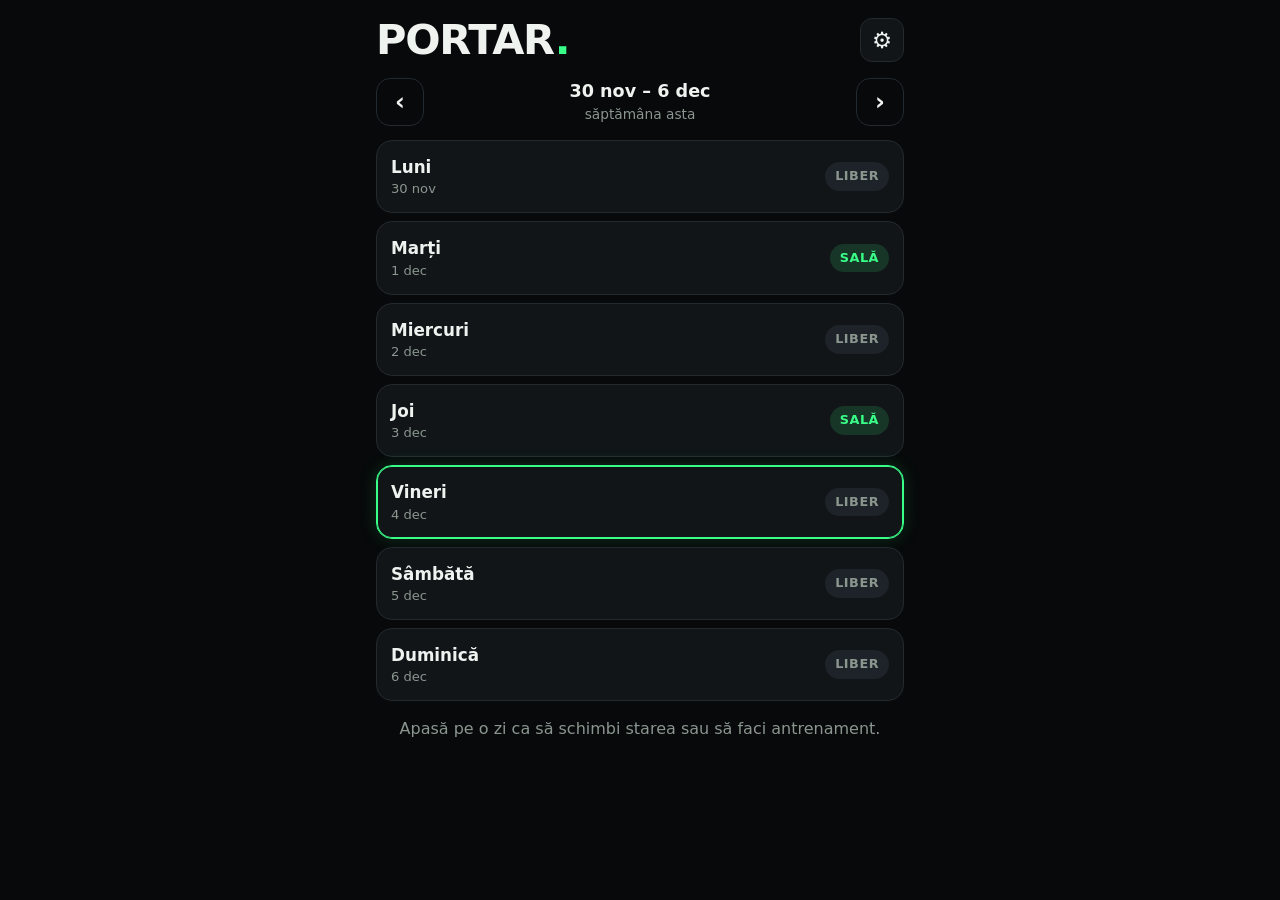
<file: app/index.html>
<!doctype html>
<html lang="ro">
<head>
  <meta charset="utf-8">
  <meta name="viewport" content="width=device-width, initial-scale=1, viewport-fit=cover">
  <meta name="theme-color" content="#07090a">
  <meta name="apple-mobile-web-app-capable" content="yes">
  <meta name="apple-mobile-web-app-status-bar-style" content="black-translucent">
  <meta name="apple-mobile-web-app-title" content="Portar">
  <title>Portar</title>
  <link rel="manifest" href="manifest.webmanifest">
  <link rel="icon" href="icon.svg" type="image/svg+xml">
  <link rel="apple-touch-icon" href="icon-192.png">
  <link rel="stylesheet" href="style.css">
</head>
<body>
  <main id="app"></main>
  <dialog id="sheet"></dialog>
  <script src="exercises.js"></script>
  <script src="app.js"></script>
</body>
</html>
</file>
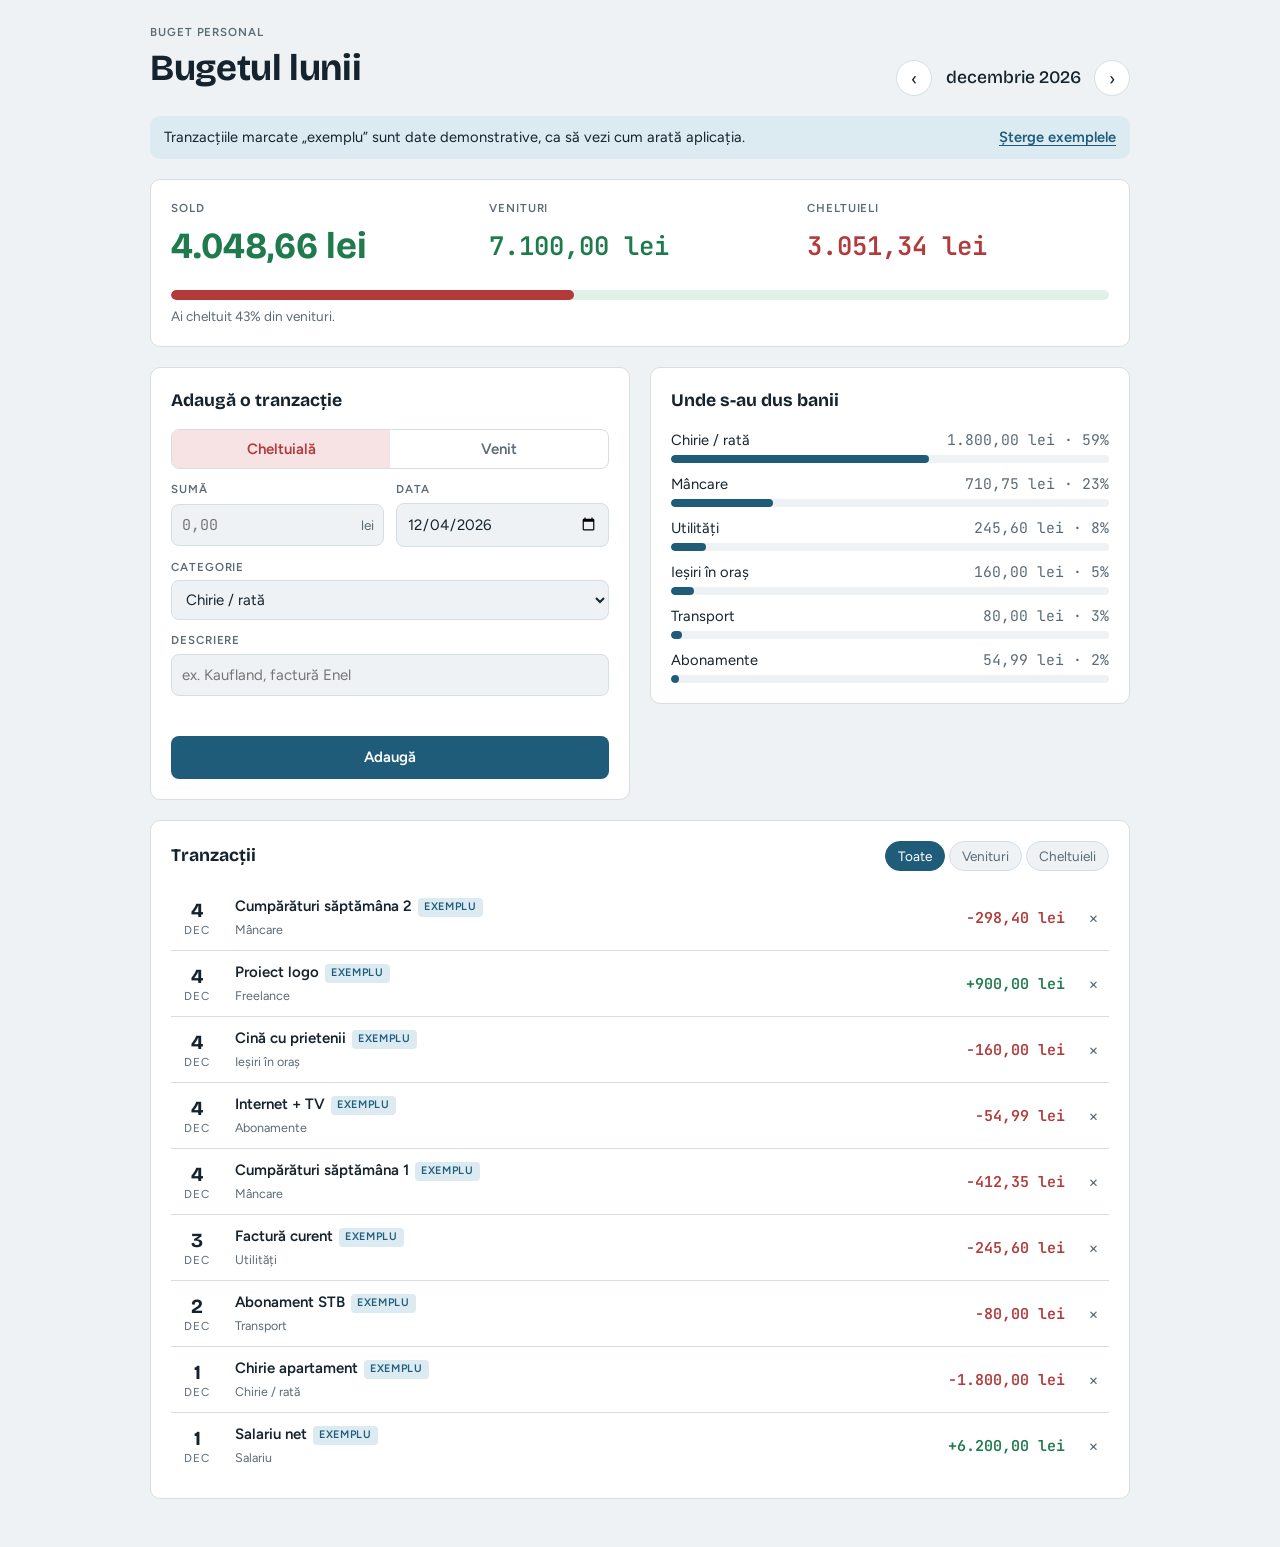
<file: buget/index.html>
<!DOCTYPE html>
<html lang="ro">
<head>
<meta charset="utf-8">
<meta name="viewport" content="width=device-width, initial-scale=1, viewport-fit=cover">
<title>Bugetul Lunii</title>
<link rel="preconnect" href="https://fonts.googleapis.com">
<link rel="preconnect" href="https://fonts.gstatic.com" crossorigin>
<link rel="stylesheet" href="https://fonts.googleapis.com/css2?family=Bricolage+Grotesque:opsz,wght@12..96,500;12..96,700&family=Figtree:wght@400;500;600&family=JetBrains+Mono:wght@400;600&display=swap">
<style>
/* Layout: o coloană de registru — rezumatul lunii sus, apoi formularul și categoriile alături, apoi lista de tranzacții. */
:root {
  --bg: #eef2f4;
  --surface: #ffffff;
  --ink: #15232e;
  --muted: #5b6b76;
  --line: #d5dee3;
  --accent: #1f5c7a;
  --accent-soft: #dcebf2;
  --in: #1f7a4d;
  --out: #b23a3a;
  --in-soft: #e0f1e8;
  --out-soft: #f7e3e3;
  --font-display: "Bricolage Grotesque", "Segoe UI", system-ui, sans-serif;
  --font-body: "Figtree", "Segoe UI", system-ui, sans-serif;
  --font-num: "JetBrains Mono", ui-monospace, "SFMono-Regular", Menlo, monospace;
  --radius: 10px;
  color-scheme: light;
}
@media (prefers-color-scheme: dark) {
  :root:not([data-theme="light"]) {
    --bg: #0f171d; --surface: #17222a; --ink: #e4ecf0; --muted: #93a4ae; --line: #2a3a45;
    --accent: #7cc0dd; --accent-soft: #1d3542; --in: #6fcf9b; --out: #ef8a8a;
    --in-soft: #183327; --out-soft: #3a1f22; color-scheme: dark;
  }
}
:root[data-theme="dark"] {
  --bg: #0f171d; --surface: #17222a; --ink: #e4ecf0; --muted: #93a4ae; --line: #2a3a45;
  --accent: #7cc0dd; --accent-soft: #1d3542; --in: #6fcf9b; --out: #ef8a8a;
  --in-soft: #183327; --out-soft: #3a1f22; color-scheme: dark;
}

* { box-sizing: border-box; }
[hidden] { display: none !important; }
html, body { margin: 0; }
body {
  background: var(--bg);
  color: var(--ink);
  font: 15px/1.5 var(--font-body);
  padding-inline: 16px;
  padding-block: 24px 48px;
}
.wrap { max-width: 980px; margin: 0 auto; display: grid; gap: 20px; }
h1, h2 { font-family: var(--font-display); margin: 0; text-wrap: balance; }
h1 { font-size: clamp(1.7rem, 4vw, 2.3rem); font-weight: 700; letter-spacing: -0.01em; }
h2 { font-size: 1.1rem; font-weight: 700; }
.num { font-family: var(--font-num); font-variant-numeric: tabular-nums; }
.label { font-size: 0.72rem; text-transform: uppercase; letter-spacing: 0.08em; color: var(--muted); font-weight: 600; }

header { display: flex; flex-wrap: wrap; align-items: end; justify-content: space-between; gap: 12px; }
.month-nav { display: flex; align-items: center; gap: 6px; }
.month-nav output { min-width: 150px; text-align: center; font-family: var(--font-display); font-weight: 500; font-size: 1.1rem; }

button, input, select { font: inherit; color: inherit; }
button { cursor: pointer; }
:focus-visible { outline: 2px solid var(--accent); outline-offset: 2px; }
.icon-btn {
  width: 36px; height: 36px; border-radius: 50%;
  border: 1px solid var(--line); background: var(--surface);
  display: grid; place-items: center; font-size: 1.1rem; line-height: 1;
}
.icon-btn:hover { border-color: var(--accent); color: var(--accent); }

.banner {
  display: flex; flex-wrap: wrap; align-items: center; justify-content: space-between; gap: 10px;
  background: var(--accent-soft); border-radius: var(--radius); padding: 10px 14px; font-size: 0.92rem;
}
.link-btn { background: none; border: 0; padding: 0; color: var(--accent); font-weight: 600; text-decoration: underline; text-underline-offset: 3px; }

/* Rezumat */
.summary {
  background: var(--surface); border: 1px solid var(--line); border-radius: var(--radius);
  padding: 20px; display: grid; gap: 16px;
}
.figures { display: grid; grid-template-columns: repeat(3, minmax(0, 1fr)); gap: 16px; }
.fig { display: grid; gap: 2px; min-width: 0; }
.fig .value { font-size: clamp(1.05rem, 3.2vw, 1.6rem); font-weight: 600; overflow-wrap: anywhere; }
.fig.balance .value { font-family: var(--font-display); font-size: clamp(1.4rem, 5vw, 2.3rem); font-weight: 700; }
.pos { color: var(--in); } .neg { color: var(--out); }
.meter { display: grid; gap: 6px; }
.meter-track { height: 10px; border-radius: 99px; background: var(--in-soft); overflow: hidden; }
.meter-fill { height: 100%; background: var(--out); border-radius: 99px; transition: width .4s ease; }
.meter-caption { font-size: 0.85rem; color: var(--muted); }

.grid-2 { display: grid; grid-template-columns: minmax(0, 1fr) minmax(0, 1fr); gap: 20px; align-items: start; }
.panel { background: var(--surface); border: 1px solid var(--line); border-radius: var(--radius); padding: 20px; display: grid; gap: 14px; min-width: 0; }

/* Formular */
form { display: grid; gap: 12px; }
.seg { display: grid; grid-template-columns: 1fr 1fr; border: 1px solid var(--line); border-radius: 8px; overflow: hidden; }
.seg input { position: absolute; opacity: 0; pointer-events: none; }
.seg label { text-align: center; padding: 8px; cursor: pointer; font-weight: 600; color: var(--muted); }
.seg input:focus-visible + label { outline: 2px solid var(--accent); outline-offset: -2px; }
#t-out:checked + label { background: var(--out-soft); color: var(--out); }
#t-in:checked + label { background: var(--in-soft); color: var(--in); }
.row { display: grid; grid-template-columns: 1fr 1fr; gap: 12px; }
.field { display: grid; gap: 4px; min-width: 0; }
.field input, .field select {
  width: 100%; padding: 9px 10px; border: 1px solid var(--line); border-radius: 8px; background: var(--bg);
}
.field input:focus, .field select:focus { border-color: var(--accent); outline: none; }
.amount-wrap { position: relative; }
.amount-wrap input { padding-right: 42px; font-family: var(--font-num); }
.amount-wrap span { position: absolute; right: 10px; top: 50%; transform: translateY(-50%); color: var(--muted); font-size: 0.85rem; }
.primary {
  background: var(--accent); color: var(--surface); border: 0; border-radius: 8px; padding: 10px 14px; font-weight: 600;
}
.primary:hover { filter: brightness(1.08); }
.error { color: var(--out); font-size: 0.85rem; min-height: 1.2em; margin: 0; }

/* Categorii */
.cats { display: grid; gap: 10px; list-style: none; margin: 0; padding: 0; }
.cat { display: grid; gap: 4px; }
.cat-head { display: flex; justify-content: space-between; gap: 8px; font-size: 0.92rem; }
.cat-head .num { color: var(--muted); }
.bar { height: 8px; background: var(--bg); border-radius: 99px; overflow: hidden; }
.bar i { display: block; height: 100%; background: var(--accent); border-radius: 99px; transition: width .4s ease; }
.empty { color: var(--muted); font-size: 0.92rem; margin: 0; }

/* Tranzacții */
.tx-head { display: flex; flex-wrap: wrap; justify-content: space-between; align-items: center; gap: 10px; }
.filter { display: flex; gap: 4px; }
.chip {
  border: 1px solid var(--line); background: var(--bg); border-radius: 99px; padding: 4px 12px; font-size: 0.85rem; color: var(--muted);
}
.chip[aria-pressed="true"] { background: var(--accent); border-color: var(--accent); color: var(--surface); }
.tx { list-style: none; margin: 0; padding: 0; display: grid; }
.tx li {
  display: grid; grid-template-columns: 52px minmax(0, 1fr) auto 32px; gap: 12px; align-items: center;
  padding: 10px 0; border-top: 1px solid var(--line);
}
.tx li:first-child { border-top: 0; }
.date { text-align: center; line-height: 1.1; }
.date b { display: block; font-family: var(--font-display); font-size: 1.25rem; }
.date small { font-size: 0.72rem; text-transform: uppercase; letter-spacing: 0.06em; color: var(--muted); }
.desc { min-width: 0; }
.desc strong { display: block; font-weight: 600; overflow-wrap: anywhere; }
.desc small { color: var(--muted); }
.tag { display: inline-block; font-size: 0.68rem; text-transform: uppercase; letter-spacing: 0.06em; padding: 1px 6px; border-radius: 4px; background: var(--accent-soft); color: var(--accent); margin-left: 6px; vertical-align: 1px; }
.amt { font-weight: 600; white-space: nowrap; }
.del { width: 32px; height: 32px; border-radius: 6px; border: 0; background: none; color: var(--muted); font-size: 1.1rem; }
.del:hover { background: var(--out-soft); color: var(--out); }

.toast {
  position: fixed; left: 50%; bottom: calc(20px + env(safe-area-inset-bottom, 0px)); transform: translateX(-50%);
  background: var(--ink); color: var(--bg); padding: 10px 16px; border-radius: 8px;
  display: flex; gap: 14px; align-items: center; font-size: 0.92rem; max-width: calc(100% - 32px);
}
.toast button { background: none; border: 0; color: var(--accent-soft); font-weight: 600; text-decoration: underline; padding: 0; }

@media (max-width: 720px) {
  .grid-2 { grid-template-columns: minmax(0, 1fr); }
}
@media (max-width: 460px) {
  .figures { grid-template-columns: 1fr 1fr; }
  .fig.balance { grid-column: 1 / -1; order: -1; }
  .tx li { grid-template-columns: 44px minmax(0, 1fr) auto 28px; gap: 8px; }
  .month-nav output { min-width: 120px; }
}
@media (prefers-reduced-motion: reduce) {
  * { transition: none !important; }
}
</style>
</head>
<body>
<div class="wrap">
  <header>
    <div>
      <div class="label">Buget personal</div>
      <h1>Bugetul lunii</h1>
    </div>
    <div class="month-nav">
      <button class="icon-btn" id="prev" type="button" aria-label="Luna anterioară">‹</button>
      <output id="month-label" aria-live="polite"></output>
      <button class="icon-btn" id="next" type="button" aria-label="Luna următoare">›</button>
    </div>
  </header>

  <div class="banner" id="example-banner" hidden>
    <span>Tranzacțiile marcate „exemplu” sunt date demonstrative, ca să vezi cum arată aplicația.</span>
    <button class="link-btn" id="clear-examples" type="button">Șterge exemplele</button>
  </div>

  <section class="summary" aria-label="Rezumatul lunii">
    <div class="figures">
      <div class="fig balance"><span class="label">Sold</span><span class="value num" id="balance"></span></div>
      <div class="fig"><span class="label">Venituri</span><span class="value num pos" id="income"></span></div>
      <div class="fig"><span class="label">Cheltuieli</span><span class="value num neg" id="expense"></span></div>
    </div>
    <div class="meter">
      <div class="meter-track"><div class="meter-fill" id="meter"></div></div>
      <div class="meter-caption" id="meter-caption"></div>
    </div>
  </section>

  <div class="grid-2">
    <section class="panel" aria-labelledby="add-title">
      <h2 id="add-title">Adaugă o tranzacție</h2>
      <form id="form" novalidate>
        <div class="seg" role="radiogroup" aria-label="Tip">
          <input type="radio" name="type" id="t-out" value="out" checked><label for="t-out">Cheltuială</label>
          <input type="radio" name="type" id="t-in" value="in"><label for="t-in">Venit</label>
        </div>
        <div class="row">
          <div class="field">
            <label class="label" for="amount">Sumă</label>
            <div class="amount-wrap"><input id="amount" inputmode="decimal" placeholder="0,00" autocomplete="off"><span>lei</span></div>
          </div>
          <div class="field">
            <label class="label" for="date">Data</label>
            <input id="date" type="date">
          </div>
        </div>
        <div class="field">
          <label class="label" for="category">Categorie</label>
          <select id="category"></select>
        </div>
        <div class="field">
          <label class="label" for="note">Descriere</label>
          <input id="note" placeholder="ex. Kaufland, factură Enel" maxlength="80" autocomplete="off">
        </div>
        <p class="error" id="error" role="alert"></p>
        <button class="primary" type="submit">Adaugă</button>
      </form>
    </section>

    <section class="panel" aria-labelledby="cat-title">
      <h2 id="cat-title">Unde s-au dus banii</h2>
      <ul class="cats" id="cats"></ul>
    </section>
  </div>

  <section class="panel" aria-labelledby="tx-title">
    <div class="tx-head">
      <h2 id="tx-title">Tranzacții</h2>
      <div class="filter" role="group" aria-label="Filtru">
        <button class="chip" type="button" data-filter="all" aria-pressed="true">Toate</button>
        <button class="chip" type="button" data-filter="in" aria-pressed="false">Venituri</button>
        <button class="chip" type="button" data-filter="out" aria-pressed="false">Cheltuieli</button>
      </div>
    </div>
    <ul class="tx" id="tx"></ul>
  </section>
</div>

<div class="toast" id="toast" hidden><span id="toast-text"></span><button type="button" id="undo">Anulează</button></div>

<script>
(function () {
  var STORE_KEY = "buget-personal-v1";
  var CATEGORIES = {
    out: ["Chirie / rată", "Utilități", "Mâncare", "Transport", "Sănătate", "Ieșiri în oraș", "Haine", "Abonamente", "Altele"],
    in: ["Salariu", "Freelance", "Cadouri", "Altele"]
  };
  var MONTHS = ["ianuarie", "februarie", "martie", "aprilie", "mai", "iunie", "iulie", "august", "septembrie", "octombrie", "noiembrie", "decembrie"];
  var MONTHS_SHORT = ["ian", "feb", "mar", "apr", "mai", "iun", "iul", "aug", "sep", "oct", "noi", "dec"];
  var money = new Intl.NumberFormat("ro-RO", { minimumFractionDigits: 2, maximumFractionDigits: 2 });
  function fmt(n) { return money.format(n) + " lei"; }

  function pad(n) { return String(n).padStart(2, "0"); }
  function isoDate(d) { return d.getFullYear() + "-" + pad(d.getMonth() + 1) + "-" + pad(d.getDate()); }
  var today = new Date();

  function sampleData() {
    var y = today.getFullYear(), m = today.getMonth();
    var maxDay = today.getDate();
    function day(d) { return isoDate(new Date(y, m, Math.min(d, maxDay))); }
    var rows = [
      ["in", 6200, "Salariu", "Salariu net", 1],
      ["out", 1800, "Chirie / rată", "Chirie apartament", 1],
      ["out", 245.6, "Utilități", "Factură curent", 3],
      ["out", 412.35, "Mâncare", "Cumpărături săptămâna 1", 4],
      ["out", 80, "Transport", "Abonament STB", 2],
      ["out", 54.99, "Abonamente", "Internet + TV", 5],
      ["out", 160, "Ieșiri în oraș", "Cină cu prietenii", 6],
      ["in", 900, "Freelance", "Proiect logo", 6],
      ["out", 298.4, "Mâncare", "Cumpărături săptămâna 2", 7]
    ];
    return rows.map(function (r, i) {
      return { id: "ex" + i, type: r[0], amount: r[1], category: r[2], note: r[3], date: day(r[4]), example: true };
    });
  }

  function load() {
    try {
      var raw = localStorage.getItem(STORE_KEY);
      if (raw) return JSON.parse(raw);
    } catch (e) {}
    return sampleData();
  }
  function save() {
    try { localStorage.setItem(STORE_KEY, JSON.stringify(state)); } catch (e) {}
  }

  var state = load();
  var view = { y: today.getFullYear(), m: today.getMonth(), filter: "all" };
  var lastDeleted = null, toastTimer = null;

  var $ = function (id) { return document.getElementById(id); };

  function fillCategories() {
    var type = document.querySelector('input[name="type"]:checked').value;
    $("category").innerHTML = CATEGORIES[type].map(function (c) { return "<option>" + c + "</option>"; }).join("");
  }

  function esc(s) {
    return String(s).replace(/[&<>"]/g, function (c) { return { "&": "&amp;", "<": "&lt;", ">": "&gt;", '"': "&quot;" }[c]; });
  }

  function render() {
    var key = view.y + "-" + pad(view.m + 1);
    $("month-label").textContent = MONTHS[view.m] + " " + view.y;
    var rows = state.filter(function (t) { return t.date.slice(0, 7) === key; });

    var inc = 0, exp = 0, byCat = {};
    rows.forEach(function (t) {
      if (t.type === "in") inc += t.amount;
      else { exp += t.amount; byCat[t.category] = (byCat[t.category] || 0) + t.amount; }
    });
    var bal = inc - exp;
    $("income").textContent = fmt(inc);
    $("expense").textContent = fmt(exp);
    $("balance").textContent = (bal < 0 ? "−" : "") + fmt(Math.abs(bal));
    $("balance").className = "value num " + (bal < 0 ? "neg" : "pos");

    var pct = inc > 0 ? Math.min(100, (exp / inc) * 100) : (exp > 0 ? 100 : 0);
    $("meter").style.width = pct + "%";
    $("meter-caption").textContent = inc > 0
      ? "Ai cheltuit " + Math.round((exp / inc) * 100) + "% din venituri" + (exp > inc ? ", peste ce ai încasat." : ".")
      : (exp > 0 ? "Nu ai venituri înregistrate luna aceasta." : "Nicio tranzacție luna aceasta.");

    var cats = Object.keys(byCat).sort(function (a, b) { return byCat[b] - byCat[a]; });
    $("cats").innerHTML = cats.length ? cats.map(function (c) {
      var p = exp ? (byCat[c] / exp) * 100 : 0;
      return '<li class="cat"><div class="cat-head"><span>' + esc(c) + '</span><span class="num">' + fmt(byCat[c]) +
        " · " + Math.round(p) + '%</span></div><div class="bar"><i style="width:' + p.toFixed(1) + '%"></i></div></li>';
    }).join("") : '<li><p class="empty">Nicio cheltuială în ' + MONTHS[view.m] + ".</p></li>";

    var list = rows.filter(function (t) { return view.filter === "all" || t.type === view.filter; })
      .sort(function (a, b) { return b.date.localeCompare(a.date) || (b.id > a.id ? 1 : -1); });
    $("tx").innerHTML = list.length ? list.map(function (t) {
      var d = Number(t.date.slice(8, 10)), mo = Number(t.date.slice(5, 7)) - 1;
      var sign = t.type === "in" ? "+" : "−";
      return '<li><div class="date"><b>' + d + "</b><small>" + MONTHS_SHORT[mo] + "</small></div>" +
        '<div class="desc"><strong>' + esc(t.note || t.category) + (t.example ? '<span class="tag">exemplu</span>' : "") +
        "</strong><small>" + esc(t.category) + "</small></div>" +
        '<span class="amt num ' + (t.type === "in" ? "pos" : "neg") + '">' + sign + fmt(t.amount) + "</span>" +
        '<button class="del" type="button" data-id="' + esc(t.id) + '" aria-label="Șterge ' + esc(t.note || t.category) + '">×</button></li>';
    }).join("") : '<li style="display:block"><p class="empty">Nicio tranzacție de afișat. Adaug-o pe prima din formularul de mai sus.</p></li>';

    $("example-banner").hidden = !state.some(function (t) { return t.example; });
  }

  function parseAmount(s) {
    s = String(s).trim().replace(/\s/g, "");
    if (/,\d{1,2}$/.test(s)) s = s.replace(/\./g, "").replace(",", ".");
    else s = s.replace(/,/g, "");
    var n = Number(s);
    return isFinite(n) ? Math.round(n * 100) / 100 : NaN;
  }

  function showToast(text) {
    $("toast-text").textContent = text;
    $("toast").hidden = false;
    clearTimeout(toastTimer);
    toastTimer = setTimeout(function () { $("toast").hidden = true; lastDeleted = null; }, 5000);
  }

  // Evenimente
  document.querySelectorAll('input[name="type"]').forEach(function (r) { r.addEventListener("change", fillCategories); });

  $("form").addEventListener("submit", function (e) {
    e.preventDefault();
    var amount = parseAmount($("amount").value);
    if (!(amount > 0)) { $("error").textContent = "Scrie o sumă mai mare ca zero, de exemplu 125,50."; $("amount").focus(); return; }
    if (!$("date").value) { $("error").textContent = "Alege data tranzacției."; $("date").focus(); return; }
    $("error").textContent = "";
    var t = {
      id: Date.now().toString(36) + Math.random().toString(36).slice(2, 6),
      type: document.querySelector('input[name="type"]:checked').value,
      amount: amount,
      category: $("category").value,
      note: $("note").value.trim(),
      date: $("date").value
    };
    state.push(t);
    save();
    var d = new Date(t.date + "T00:00");
    view.y = d.getFullYear(); view.m = d.getMonth();
    $("amount").value = ""; $("note").value = "";
    render();
    $("amount").focus();
  });

  $("tx").addEventListener("click", function (e) {
    var btn = e.target.closest(".del");
    if (!btn) return;
    var i = state.findIndex(function (t) { return t.id === btn.dataset.id; });
    if (i < 0) return;
    lastDeleted = { item: state[i], index: i };
    state.splice(i, 1);
    save(); render();
    showToast("Tranzacție ștearsă.");
  });

  $("undo").addEventListener("click", function () {
    if (!lastDeleted) return;
    if (Array.isArray(lastDeleted)) state = lastDeleted;
    else state.splice(lastDeleted.index, 0, lastDeleted.item);
    lastDeleted = null;
    save(); render();
    $("toast").hidden = true;
  });

  $("clear-examples").addEventListener("click", function () {
    lastDeleted = state.slice();
    state = state.filter(function (t) { return !t.example; });
    save(); render();
    showToast("Exemplele au fost șterse.");
  });

  document.querySelectorAll(".chip").forEach(function (c) {
    c.addEventListener("click", function () {
      view.filter = c.dataset.filter;
      document.querySelectorAll(".chip").forEach(function (o) { o.setAttribute("aria-pressed", String(o === c)); });
      render();
    });
  });

  $("prev").addEventListener("click", function () { view.m--; if (view.m < 0) { view.m = 11; view.y--; } render(); });
  $("next").addEventListener("click", function () { view.m++; if (view.m > 11) { view.m = 0; view.y++; } render(); });

  $("date").value = isoDate(today);
  fillCategories();
  render();
})();
</script>
</body>
</html>
</file>
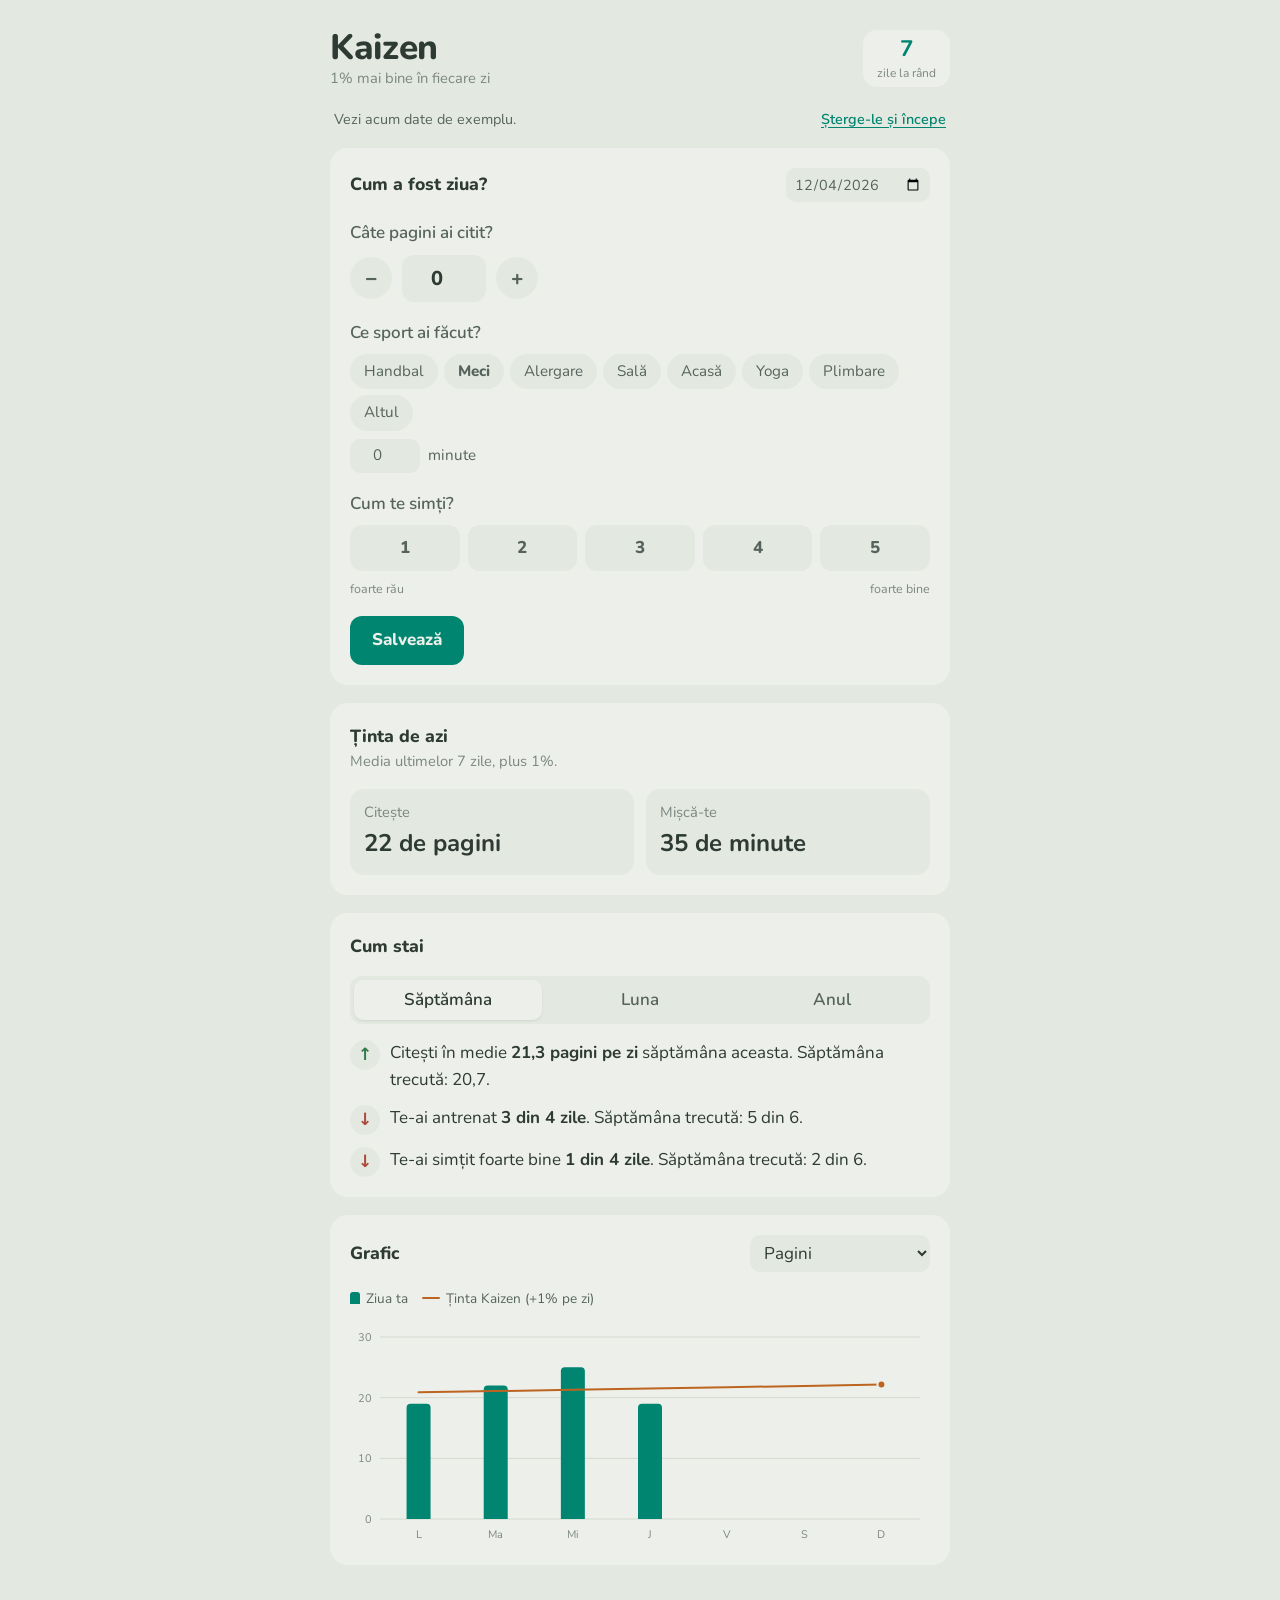
<file: kaizen/index.html>
<!DOCTYPE html>
<html lang="ro">
<head>
<meta charset="utf-8">
<meta name="viewport" content="width=device-width, initial-scale=1, viewport-fit=cover">
<title>Kaizen Zilnic</title>
<link rel="preconnect" href="https://fonts.googleapis.com">
<link rel="preconnect" href="https://fonts.gstatic.com" crossorigin>
<link rel="stylesheet" href="https://fonts.googleapis.com/css2?family=Nunito:wght@400;600;800&display=swap">
<style>
/* Layout: o singură coloană îngustă — azi, ținta, cum stai, graficul. Fundal salvie mat, fără alb strălucitor. */
:root {
  --bg: #e3e8e1;
  --surface: #edf0ea;
  --ink: #2e3a34;
  --ink-2: #56635c;
  --muted: #7c8781;
  --line: #d2d9d0;
  --accent: #008570;
  --accent-soft: #d3e5dd;
  --kaizen: #bd6420;
  --match-soft: #efe2d2;
  --good: #2f7a4c;
  --bad: #ad4b3b;
  --font: "Nunito", "Segoe UI", system-ui, sans-serif;
  --radius: 18px;
  color-scheme: light;
}
@media (prefers-color-scheme: dark) {
  :root:not([data-theme="light"]) {
    --bg: #1b2220; --surface: #232b28; --ink: #dfe6e1; --ink-2: #b3beb8; --muted: #8a958f; --line: #333d39;
    --accent: #2a9c84; --accent-soft: #29403a; --kaizen: #c97330; --match-soft: #3a2f24; --good: #7cc896; --bad: #e59484; color-scheme: dark;
  }
}
:root[data-theme="dark"] {
  --bg: #1b2220; --surface: #232b28; --ink: #dfe6e1; --ink-2: #b3beb8; --muted: #8a958f; --line: #333d39;
  --accent: #2a9c84; --accent-soft: #29403a; --kaizen: #c97330; --match-soft: #3a2f24; --good: #7cc896; --bad: #e59484; color-scheme: dark;
}

* { box-sizing: border-box; }
[hidden] { display: none !important; }
html, body { margin: 0; }
body { background: var(--bg); color: var(--ink); font: 17px/1.55 var(--font); padding-inline: 16px; padding-block: 28px 64px; }
.wrap { max-width: 620px; margin: 0 auto; display: grid; gap: 18px; }
h1, h2 { margin: 0; font-weight: 800; text-wrap: balance; }
h1 { font-size: clamp(1.7rem, 6vw, 2.2rem); letter-spacing: -0.01em; line-height: 1.1; }
h2 { font-size: 1.1rem; }
p { margin: 0; }
.num { font-variant-numeric: tabular-nums; }
.muted { color: var(--muted); font-size: 0.92rem; }
button, input, select { font: inherit; color: inherit; }
button { cursor: pointer; }
:focus-visible { outline: 2px solid var(--accent); outline-offset: 2px; }

header { display: flex; justify-content: space-between; align-items: center; gap: 12px; }
.streak { text-align: center; background: var(--surface); border-radius: 14px; padding: 6px 14px; line-height: 1.15; }
.streak b { display: block; font-size: 1.4rem; color: var(--accent); }
.streak span { font-size: 0.75rem; color: var(--muted); }

.card { background: var(--surface); border-radius: var(--radius); padding: 20px; display: grid; gap: 16px; min-width: 0; }
.banner { display: flex; flex-wrap: wrap; justify-content: space-between; align-items: center; gap: 8px; font-size: 0.9rem; color: var(--ink-2); padding-inline: 4px; }
.link-btn { background: none; border: 0; padding: 0; color: var(--accent); font-weight: 600; text-decoration: underline; text-underline-offset: 3px; }

/* Azi */
form { display: grid; gap: 18px; }
.card-head { display: flex; justify-content: space-between; align-items: center; gap: 10px; flex-wrap: wrap; }
.card-head input { border: 0; background: var(--bg); border-radius: 10px; padding: 5px 8px; color: var(--ink-2); font-size: 0.9rem; }
.q { display: grid; gap: 8px; }
.q > span { font-weight: 600; color: var(--ink-2); }
.stepper { display: flex; align-items: center; gap: 10px; }
.stepper input { width: 84px; text-align: center; padding: 8px; border: 0; border-radius: 12px; background: var(--bg); font-size: 1.25rem; font-weight: 800; }
.round { width: 42px; height: 42px; border-radius: 50%; border: 0; background: var(--bg); font-size: 1.3rem; font-weight: 800; color: var(--ink-2); }
.round:hover { background: var(--accent-soft); color: var(--accent); }
.chips { display: flex; flex-wrap: wrap; gap: 6px; }
.chip { border: 0; background: var(--bg); border-radius: 99px; padding: 6px 14px; font-size: 0.95rem; color: var(--ink-2); }
.chip[aria-pressed="true"] { background: var(--accent); color: var(--surface); }
.minutes { display: flex; align-items: center; gap: 8px; color: var(--ink-2); font-size: 0.95rem; }
.minutes input { width: 70px; padding: 5px 8px; border: 0; border-radius: 10px; background: var(--bg); text-align: center; }
.mood { display: flex; gap: 8px; }
.mood input { position: absolute; opacity: 0; pointer-events: none; }
.mood label { flex: 1; display: grid; place-items: center; height: 46px; border-radius: 12px; background: var(--bg); font-weight: 800; color: var(--ink-2); cursor: pointer; }
.mood input:checked + label { background: var(--accent); color: var(--surface); }
.mood input:focus-visible + label { outline: 2px solid var(--accent); outline-offset: 2px; }
.mood-scale { display: flex; justify-content: space-between; font-size: 0.78rem; color: var(--muted); }
.save { display: flex; align-items: center; gap: 12px; flex-wrap: wrap; }
.primary { border: 0; border-radius: 12px; background: var(--accent); color: var(--surface); padding: 11px 22px; font-weight: 800; }
.primary:hover { filter: brightness(1.07); }
.saved { color: var(--good); font-size: 0.92rem; }

/* Program de meci */
.chip[data-w="Meci"] { font-weight: 800; }
.chip[data-w="Meci"][aria-pressed="true"] { background: var(--kaizen); }
.match { background: var(--match-soft); border-radius: 14px; padding: 16px; display: grid; gap: 14px; }
.match-head { display: flex; justify-content: space-between; align-items: baseline; gap: 10px; flex-wrap: wrap; }
.match-head b { font-size: 1.05rem; }
.match-head .num { color: var(--kaizen); font-weight: 800; }
.match-bar { height: 6px; border-radius: 99px; background: var(--surface); overflow: hidden; }
.match-bar i { display: block; height: 100%; background: var(--kaizen); border-radius: 99px; transition: width .3s ease; }
#match-steps { display: grid; gap: 14px; }
.phase { display: grid; gap: 6px; }
.phase h3 { margin: 0; font-size: 0.8rem; text-transform: uppercase; letter-spacing: 0.08em; color: var(--ink-2); }
.check { display: grid; grid-template-columns: 22px minmax(0, 1fr); gap: 8px; align-items: start; font-size: 0.95rem; cursor: pointer; }
.check input { width: 18px; height: 18px; margin: 3px 0 0; accent-color: var(--kaizen); }
.check input:checked + span { color: var(--muted); text-decoration: line-through; }
.play { display: flex; gap: 6px; }
.play input { position: absolute; opacity: 0; pointer-events: none; }
.play label { flex: 1; display: grid; place-items: center; height: 40px; border-radius: 10px; background: var(--surface); font-weight: 800; color: var(--ink-2); cursor: pointer; }
.play input:checked + label { background: var(--kaizen); color: var(--surface); }
.play input:focus-visible + label { outline: 2px solid var(--kaizen); outline-offset: 2px; }
/* Jurnal de aruncări */
.shots { display: grid; gap: 10px; }
.shot-form { background: var(--surface); border-radius: 12px; padding: 12px; display: grid; gap: 10px; }
.shot-form input[type="text"] { width: 100%; padding: 8px 10px; border: 0; border-radius: 10px; background: var(--bg); }
.mini { font-size: 0.8rem; color: var(--muted); margin-bottom: 4px; }
.chips.sm .chip { padding: 4px 10px; font-size: 0.85rem; }
.chips.sm .chip[aria-pressed="true"] { background: var(--ink-2); color: var(--surface); }
.chips.players .chip { background: var(--match-soft); }
.result-btns { display: grid; grid-template-columns: repeat(3, minmax(0, 1fr)); gap: 6px; }
.result-btns button { border: 0; border-radius: 10px; padding: 10px 4px; font-weight: 800; color: var(--surface); }
.result-btns [data-r="parada"] { background: var(--good); }
.result-btns [data-r="gol"] { background: var(--bad); }
.result-btns [data-r="ratat"] { background: var(--muted); }
.result-btns button:hover { filter: brightness(1.08); }
.shot-msg { font-size: 0.9rem; color: var(--ink-2); min-height: 1.3em; }
.table-wrap { overflow-x: auto; }
.stats-table { border-collapse: collapse; width: 100%; font-size: 0.88rem; background: var(--surface); border-radius: 10px; }
.stats-table th, .stats-table td { padding: 6px 5px; text-align: right; border-bottom: 1px solid var(--line); white-space: nowrap; font-variant-numeric: tabular-nums; }
.stats-table th:first-child, .stats-table td:first-child { text-align: left; white-space: normal; }
.stats-table th { font-size: 0.75rem; color: var(--muted); font-weight: 600; }
.stats-table td small { color: var(--muted); }
.stats-table tr:last-child td { border-bottom: 0; }
.shot-tools { display: flex; justify-content: space-between; align-items: center; gap: 8px; flex-wrap: wrap; }
.gk input:disabled { opacity: 0.7; }
.gk { display: flex; flex-wrap: wrap; align-items: center; gap: 10px 18px; }
.goals-in { display: flex; align-items: center; gap: 8px; color: var(--ink-2); font-size: 0.95rem; }
.save-pct { font-weight: 800; color: var(--kaizen); }
.goals-in input { width: 60px; padding: 5px 8px; border: 0; border-radius: 10px; background: var(--surface); text-align: center; }

/* Ținta */
.goals { display: grid; grid-template-columns: 1fr 1fr; gap: 12px; }
.goal { background: var(--bg); border-radius: 14px; padding: 12px 14px; display: grid; gap: 2px; }
.goal b { font-size: 1.5rem; }
.goal .ok { color: var(--good); font-size: 0.85rem; font-weight: 600; }

/* Cum stai */
.tabs { display: flex; background: var(--bg); border-radius: 12px; padding: 4px; gap: 4px; }
.tabs button { flex: 1; border: 0; background: none; border-radius: 9px; padding: 7px 8px; font-weight: 600; color: var(--ink-2); }
.tabs button[aria-selected="true"] { background: var(--surface); color: var(--ink); box-shadow: 0 1px 2px rgba(0,0,0,.08); }
.lines { list-style: none; margin: 0; padding: 0; display: grid; gap: 12px; }
.lines li { display: grid; grid-template-columns: 30px minmax(0, 1fr); gap: 10px; align-items: start; }
.arrow { width: 30px; height: 30px; border-radius: 50%; display: grid; place-items: center; font-weight: 800; background: var(--bg); color: var(--muted); }
.arrow.up { color: var(--good); }
.arrow.down { color: var(--bad); }

/* Grafic */
.chart-head { display: flex; justify-content: space-between; align-items: center; gap: 10px; flex-wrap: wrap; }
.chart-head select { border: 0; background: var(--bg); border-radius: 10px; padding: 6px 10px; }
.legend { display: flex; flex-wrap: wrap; gap: 14px; font-size: 0.85rem; color: var(--ink-2); }
.legend span { display: inline-flex; align-items: center; gap: 6px; }
.key-bar { width: 10px; height: 12px; border-radius: 3px 3px 0 0; background: var(--accent); }
.key-line { width: 18px; height: 2px; border-radius: 2px; background: var(--kaizen); }
.chart-wrap { position: relative; }
#chart { display: block; width: 100%; height: auto; overflow: visible; }
#chart text { font-family: var(--font); font-size: 11px; fill: var(--muted); }
.tooltip { position: absolute; pointer-events: none; background: var(--ink); color: var(--surface); padding: 6px 10px; border-radius: 10px; font-size: 0.85rem; line-height: 1.35; white-space: nowrap; transform: translate(-50%, -100%); }

@media (max-width: 420px) {
  .goals { grid-template-columns: 1fr; }
}
</style>
</head>
<body>
<div class="wrap">
  <header>
    <div>
      <h1>Kaizen</h1>
      <p class="muted">1% mai bine în fiecare zi</p>
    </div>
    <div class="streak" title="Zile la rând cu jurnalul completat"><b class="num" id="streak">0</b><span>zile la rând</span></div>
  </header>

  <div class="banner" id="example-banner" hidden>
    <span>Vezi acum date de exemplu.</span>
    <button class="link-btn" id="clear-examples" type="button">Șterge-le și începe</button>
  </div>

  <section class="card" aria-labelledby="day-title">
    <form id="form" novalidate>
        <div class="card-head">
          <h2 id="day-title">Cum a fost ziua?</h2>
          <input type="date" id="date" aria-label="Ziua">
        </div>

        <div class="q">
          <span id="pages-label">Câte pagini ai citit?</span>
          <div class="stepper">
            <button class="round" type="button" data-step="-5" aria-label="Minus 5 pagini">−</button>
            <input id="pages" type="number" min="0" max="2000" inputmode="numeric" value="0" aria-labelledby="pages-label">
            <button class="round" type="button" data-step="5" aria-label="Plus 5 pagini">+</button>
          </div>
        </div>

        <div class="q">
          <span>Ce sport ai făcut?</span>
          <div class="chips" id="workouts"></div>
          <label class="minutes" for="minutes"><input id="minutes" type="number" min="0" max="600" inputmode="numeric" value="0"> minute</label>
        </div>

        <div class="match" id="match" hidden aria-labelledby="match-title">
          <div class="match-head">
            <b id="match-title">Program de meci</b>
            <span class="muted"><span class="num" id="match-count">0</span> pași bifați</span>
          </div>
          <div class="match-bar"><i id="match-bar" style="width:0"></i></div>
          <div id="match-steps"></div>
          <div class="phase">
            <h3 id="play-title">După meci: cum ai jucat?</h3>
            <div class="play" id="play" role="radiogroup" aria-labelledby="play-title"></div>
          </div>
          <div class="phase">
            <h3>Statistica de portar</h3>
            <div class="gk">
              <label class="goals-in" for="match-saves">Parade <input id="match-saves" type="number" min="0" max="99" inputmode="numeric" value="0"></label>
              <label class="goals-in" for="match-conceded">Goluri primite <input id="match-conceded" type="number" min="0" max="99" inputmode="numeric" value="0"></label>
              <span class="save-pct" id="save-pct" aria-live="polite"></span>
            </div>
          </div>
          <div class="phase shots">
            <h3>Aruncările adversarilor</h3>
            <div class="shot-form">
              <div>
                <label class="mini" for="shot-name">Jucător</label>
                <input type="text" id="shot-name" list="shot-names" placeholder="ex. Popescu" autocomplete="off" maxlength="40">
                <datalist id="shot-names"></datalist>
              </div>
              <div class="chips sm players" id="shot-players" aria-label="Jucători din meciul acesta"></div>
              <div><div class="mini">Post</div><div class="chips sm" id="shot-pos" role="group" aria-label="Post"></div></div>
              <div><div class="mini">De unde a aruncat</div><div class="chips sm" id="shot-zone" role="group" aria-label="De unde a aruncat"></div></div>
              <div class="result-btns" id="shot-result">
                <button type="button" data-r="parada">Paradă</button>
                <button type="button" data-r="gol">Gol</button>
                <button type="button" data-r="ratat">Ratat</button>
              </div>
            </div>
            <p class="shot-msg" id="shot-msg" role="status"></p>
            <div class="table-wrap"><table class="stats-table" id="shot-table"></table></div>
            <div class="table-wrap"><table class="stats-table" id="zone-table"></table></div>
            <div class="shot-tools">
              <span class="muted" id="shot-total"></span>
              <button type="button" class="link-btn" id="shot-undo" hidden>Șterge ultima aruncare</button>
            </div>
          </div>
        </div>

        <div class="q">
          <span>Cum te simți?</span>
          <div class="mood" id="mood"></div>
          <div class="mood-scale"><span>foarte rău</span><span>foarte bine</span></div>
        </div>

        <div class="save">
          <button class="primary" type="submit">Salvează</button>
          <span class="saved" id="saved" role="status"></span>
        </div>
    </form>
  </section>

  <section class="card" aria-labelledby="goal-title">
    <div>
      <h2 id="goal-title">Ținta de azi</h2>
      <p class="muted">Media ultimelor 7 zile, plus 1%.</p>
    </div>
    <div class="goals" id="goals"></div>
  </section>

  <section class="card" aria-labelledby="how-title">
    <h2 id="how-title">Cum stai</h2>
    <div class="tabs" role="tablist" aria-label="Perioada">
      <button type="button" role="tab" data-period="week" aria-selected="true">Săptămâna</button>
      <button type="button" role="tab" data-period="month" aria-selected="false">Luna</button>
      <button type="button" role="tab" data-period="year" aria-selected="false">Anul</button>
    </div>
    <ul class="lines" id="lines"></ul>
  </section>

  <section class="card" aria-labelledby="chart-title">
    <div class="chart-head">
      <h2 id="chart-title">Grafic</h2>
      <select id="metric" aria-label="Ce arată graficul">
        <option value="pages">Pagini</option>
        <option value="minutes">Minute de mișcare</option>
        <option value="mood">Stare</option>
      </select>
    </div>
    <div class="legend" id="legend"></div>
    <div class="chart-wrap" id="chart-wrap">
      <svg id="chart" role="img" aria-labelledby="chart-title"></svg>
      <div class="tooltip" id="tooltip" hidden></div>
    </div>
  </section>
</div>

<script>
(function () {
  var KEY = "kaizen-v1";
  var WORKOUTS = ["Handbal", "Meci", "Alergare", "Sală", "Acasă", "Yoga", "Plimbare", "Altul"];
  // Programul pentru ziua de meci: pregătire, încălzire, în timpul meciului, refacere
  var MATCH_PLAN = [
    { title: "Înainte de meci", steps: [
      ["somn", "Am dormit 7–9 ore"],
      ["masa", "Masă cu carbohidrați cu 3–4 ore înainte (paste, orez, pui)"],
      ["apa", "Am băut o jumătate de litru de apă cu 2 ore înainte"],
      ["gustare", "Gustare ușoară cu o oră înainte (o banană)"],
      ["echipament", "Echipament gata: încălțări, apă, prosop"],
      ["focus", "Mi-am ales 2 lucruri pe care vreau să le fac bine azi"]
    ] },
    { title: "Încălzire de portar, 20–25 de minute", steps: [
      ["alergare", "5 minute de alergare ușoară și sărituri pe loc"],
      ["mobilitate", "Mobilitate: șold, adductori (sfoară ușoară), umeri și încheieturi"],
      ["reactie", "Reacție: mingi de tenis aruncate de un coleg sau la perete"],
      ["mingi", "Mingi aruncate ușor în mâini, sus, jos și lateral"],
      ["aruncari", "Aruncări de la colegi: întâi ușoare și din aceleași locuri, apoi tari"],
      ["pozitii", "Aruncări de pe extreme, de la 9 metri și 7 metri"]
    ] },
    { title: "În timpul meciului", steps: [
      ["hidratare", "Apă la fiecare pauză"],
      ["comunicare", "Am dirijat apărarea cu voce tare"],
      ["reset", "După fiecare gol primit: respir adânc și trec la următoarea minge"]
    ] },
    { title: "După meci", steps: [
      ["revenire", "5–10 minute de alergare ușoară și stretching"],
      ["refacere", "Masă cu proteine în primele 2 ore"]
    ] }
  ];
  var POSITIONS = ["Extremă stânga", "Inter stânga", "Centru", "Inter dreapta", "Extremă dreapta", "Pivot"];
  var ZONES = ["6 m", "9 m", "Pătrundere", "Extremă", "7 m", "Contraatac"];
  var RESULTS = { parada: "paradă", gol: "gol", ratat: "ratat" };
  var MATCH_TOTAL = MATCH_PLAN.reduce(function (n, p) { return n + p.steps.length; }, 0);
  var MOODS = ["Foarte rău", "Rău", "Normal", "Bine", "Foarte bine"];
  var DAYS = ["luni", "marți", "miercuri", "joi", "vineri", "sâmbătă", "duminică"];
  var DAYS_SHORT = ["L", "Ma", "Mi", "J", "V", "S", "D"];
  var MONTHS = ["ianuarie", "februarie", "martie", "aprilie", "mai", "iunie", "iulie", "august", "septembrie", "octombrie", "noiembrie", "decembrie"];
  var MONTHS_SHORT = ["ian", "feb", "mar", "apr", "mai", "iun", "iul", "aug", "sep", "oct", "noi", "dec"];
  var PERIODS = {
    week: { cur: "săptămâna aceasta", prev: "săptămâna trecută" },
    month: { cur: "luna aceasta", prev: "luna trecută" },
    year: { cur: "anul acesta", prev: "anul trecut" }
  };
  var METRICS = {
    pages: { unit: "pagini", get: function (e) { return e.pages; } },
    minutes: { unit: "minute", get: function (e) { return e.minutes || 0; } },
    mood: { unit: "din 5", get: function (e) { return e.mood || null; } }
  };

  var nf1 = new Intl.NumberFormat("ro-RO", { maximumFractionDigits: 1 });
  var nf0 = new Intl.NumberFormat("ro-RO", { maximumFractionDigits: 0 });
  function pad(n) { return String(n).padStart(2, "0"); }
  function iso(d) { return d.getFullYear() + "-" + pad(d.getMonth() + 1) + "-" + pad(d.getDate()); }
  function parse(s) { var p = s.split("-"); return new Date(+p[0], +p[1] - 1, +p[2]); }
  function addDays(d, n) { var x = new Date(d); x.setDate(x.getDate() + n); return x; }
  function dow(d) { return (d.getDay() + 6) % 7; }
  function cap(s) { return s.charAt(0).toUpperCase() + s.slice(1); }
  // „20 de pagini”, dar „15 pagini”
  function de(n) { var r = n % 100; return (n >= 20 && (r === 0 || r >= 20)) ? "de " : ""; }
  function avg(a) { return a.length ? a.reduce(function (x, y) { return x + y; }, 0) / a.length : null; }

  var today = new Date(); today.setHours(0, 0, 0, 0);
  var $ = function (id) { return document.getElementById(id); };

  // ---------- date ----------
  function sampleData() {
    var seed = 11;
    function rnd() { seed = (seed * 16807) % 2147483647; return (seed - 1) / 2147483646; }
    var out = {}, span = 420;
    for (var i = span; i >= 1; i--) {
      var t = 1 - i / span;
      if (rnd() < 0.12) continue;
      var trained = rnd() < 0.35 + 0.35 * t;
      var mood = Math.round(2.5 + 1.7 * t + (rnd() - 0.5) * 2.2 + (trained ? 0.4 : 0));
      var day = addDays(today, -i), matchDay = dow(day) === 5;
      out[iso(day)] = {
        pages: Math.max(0, Math.round(6 + 16 * t + (rnd() - 0.5) * 14)),
        workouts: matchDay ? ["Meci"] : trained ? [["Handbal", "Handbal", "Alergare", "Sală"][Math.floor(rnd() * 4)]] : [],
        minutes: matchDay ? 60 : trained ? 20 + Math.round(rnd() * 8) * 5 : 0,
        mood: Math.min(5, Math.max(1, mood)),
        example: true
      };
      if (matchDay) out[iso(day)].match = {
        done: ["somn", "masa", "apa", "echipament", "alergare", "mobilitate", "reactie", "aruncari"].filter(function () { return rnd() < 0.5 + 0.4 * t; }),
        play: Math.min(5, Math.max(1, Math.round(2.6 + 1.6 * t + (rnd() - 0.5) * 2))),
        saves: 6 + Math.floor(rnd() * (6 + 6 * t)),
        conceded: 14 + Math.floor(rnd() * (12 - 6 * t))
      };
    }
    return out;
  }
  function load() {
    try { var raw = localStorage.getItem(KEY); if (raw) return JSON.parse(raw); } catch (e) {}
    return sampleData();
  }
  function save() { try { localStorage.setItem(KEY, JSON.stringify(data)); } catch (e) {} }

  var data = load();
  var view = { period: "week", metric: "pages" };

  // ---------- calcule ----------
  function range(kind, off) {
    var y = today.getFullYear(), m = today.getMonth(), s;
    if (kind === "week") { s = addDays(today, -dow(today) + 7 * off); return { s: s, e: addDays(s, 6) }; }
    if (kind === "month") return { s: new Date(y, m + off, 1), e: new Date(y, m + off + 1, 0) };
    return { s: new Date(y + off, 0, 1), e: new Date(y + off, 11, 31) };
  }
  function entriesBetween(a, b) {
    return Object.keys(data).filter(function (k) { return k >= a && k <= b; }).map(function (k) { return data[k]; });
  }
  function entriesIn(r) { return entriesBetween(iso(r.s), iso(r.e)); }
  function stats(list) {
    var moods = list.map(function (e) { return e.mood; }).filter(Boolean);
    var trained = list.filter(function (e) { return (e.minutes || 0) > 0 || (e.workouts && e.workouts.length); }).length;
    return {
      n: list.length,
      pagesAvg: avg(list.map(function (e) { return e.pages || 0; })),
      trained: trained,
      trainRate: list.length ? trained / list.length : null,
      moodN: moods.length,
      great: moods.filter(function (m) { return m === 5; }).length,
      greatRate: moods.length ? moods.filter(function (m) { return m === 5; }).length / moods.length : null
    };
  }
  function direction(cur, prev) {
    if (cur == null || prev == null) return "";
    if (Math.abs(cur - prev) < 1e-9) return "same";
    return cur > prev ? "up" : "down";
  }
  function matches(r) {
    var list = entriesIn(r).filter(function (e) { return e.match; });
    return {
      n: list.length,
      play: avg(list.map(function (e) { return e.match.play; }).filter(Boolean)),
      saves: list.reduce(function (g, e) { return g + (e.match.saves || 0); }, 0),
      shots: list.reduce(function (g, e) { return g + (e.match.saves || 0) + (e.match.conceded || 0); }, 0)
    };
  }
  function streak() {
    var d = data[iso(today)] ? today : addDays(today, -1), n = 0;
    while (data[iso(d)]) { n++; d = addDays(d, -1); }
    return n;
  }

  // ---------- formular ----------
  $("workouts").innerHTML = WORKOUTS.map(function (w) {
    return '<button type="button" class="chip" aria-pressed="false" data-w="' + w + '">' + w + "</button>";
  }).join("");
  $("mood").innerHTML = MOODS.map(function (m, i) {
    return '<input type="radio" name="mood" id="mood-' + (i + 1) + '" value="' + (i + 1) + '"><label for="mood-' + (i + 1) + '" title="' + m + '">' + (i + 1) + "</label>";
  }).join("");

  $("match-steps").innerHTML = MATCH_PLAN.map(function (p) {
    return '<div class="phase"><h3>' + p.title + "</h3>" + p.steps.map(function (st) {
      return '<label class="check" for="m-' + st[0] + '"><input type="checkbox" id="m-' + st[0] + '" data-step="' + st[0] + '"><span>' + st[1] + "</span></label>";
    }).join("") + "</div>";
  }).join("");
  $("play").innerHTML = [1, 2, 3, 4, 5].map(function (n) {
    return '<input type="radio" name="play" id="play-' + n + '" value="' + n + '"><label for="play-' + n + '">' + n + "</label>";
  }).join("");

  function isMatch() { return document.querySelector('#workouts .chip[data-w="Meci"]').getAttribute("aria-pressed") === "true"; }
  function updateMatch() {
    $("match").hidden = !isMatch();
    var n = document.querySelectorAll("#match-steps input:checked").length;
    $("match-count").textContent = n + " din " + MATCH_TOTAL;
    $("match-bar").style.width = (n / MATCH_TOTAL * 100) + "%";
  }

  function updateSavePct() {
    var sv = parseInt($("match-saves").value, 10) || 0, gc = parseInt($("match-conceded").value, 10) || 0;
    $("save-pct").textContent = sv + gc ? nf0.format(sv / (sv + gc) * 100) + "% parade" : "";
  }
  $("match-saves").addEventListener("input", updateSavePct);
  $("match-conceded").addEventListener("input", updateSavePct);

  // ---------- jurnal de aruncări ----------
  var shots = [];
  function escH(x) { return String(x).replace(/[&<>"]/g, function (c) { return { "&": "&amp;", "<": "&lt;", ">": "&gt;", '"': "&quot;" }[c]; }); }
  function pl(n, one, many) { return n === 1 ? "1 " + one : n + " " + de(n) + many; }
  function pct(a, b) { return b ? nf0.format(a / b * 100) + "%" : "–"; }
  function pick(groupId, value) {
    document.querySelectorAll("#" + groupId + " .chip").forEach(function (c) { c.setAttribute("aria-pressed", String(c.dataset.v === value)); });
  }
  function picked(groupId) { var c = document.querySelector("#" + groupId + ' .chip[aria-pressed="true"]'); return c ? c.dataset.v : ""; }
  $("shot-pos").innerHTML = POSITIONS.map(function (v) { return '<button type="button" class="chip" aria-pressed="false" data-v="' + v + '">' + v + "</button>"; }).join("");
  $("shot-zone").innerHTML = ZONES.map(function (v) { return '<button type="button" class="chip" aria-pressed="false" data-v="' + v + '">' + v + "</button>"; }).join("");
  ["shot-pos", "shot-zone"].forEach(function (id) {
    $(id).addEventListener("click", function (e) {
      var c = e.target.closest(".chip"); if (!c) return;
      pick(id, c.getAttribute("aria-pressed") === "true" ? "" : c.dataset.v);
    });
  });
  // Toate aruncările din meciurile salvate, ca să recunoaștem jucătorii
  function pastShots(exceptKey) {
    var all = [];
    Object.keys(data).forEach(function (k) { if (k !== exceptKey && data[k].match && data[k].match.shots) all = all.concat(data[k].match.shots); });
    return all;
  }
  function knownPos(name, list) {
    for (var i = list.length - 1; i >= 0; i--) if (list[i].p.toLowerCase() === name.toLowerCase() && list[i].pos) return list[i].pos;
    return "";
  }
  function onName() {
    var name = $("shot-name").value.trim(), k = $("date").value;
    if (!name) { $("shot-msg").textContent = ""; return; }
    var past = pastShots(k), pos = knownPos(name, shots) || knownPos(name, past);
    if (pos) pick("shot-pos", pos);
    var hist = past.filter(function (x) { return x.p.toLowerCase() === name.toLowerCase(); });
    if (hist.length) {
      var hs = hist.filter(function (x) { return x.r === "parada"; }).length, hg = hist.filter(function (x) { return x.r === "gol"; }).length;
      $("shot-msg").textContent = "În meciurile trecute: " + pl(hist.length, "aruncare", "aruncări") + ", " + pl(hg, "gol", "goluri") + ", " + pl(hs, "paradă", "parade") + ".";
    } else $("shot-msg").textContent = "";
  }
  $("shot-name").addEventListener("input", onName);
  $("shot-players").addEventListener("click", function (e) {
    var c = e.target.closest(".chip"); if (!c) return;
    $("shot-name").value = c.dataset.v; onName();
  });

  function tally(list) {
    var t = { n: list.length, gol: 0, parada: 0, ratat: 0 };
    list.forEach(function (x) { t[x.r]++; });
    return t;
  }
  function renderShots() {
    var names = [], byName = {};
    shots.forEach(function (x) {
      var key = x.p.toLowerCase();
      if (!byName[key]) { byName[key] = { name: x.p, pos: x.pos, list: [] }; names.push(key); }
      byName[key].list.push(x);
      if (x.pos) byName[key].pos = x.pos;
    });
    $("shot-players").innerHTML = names.map(function (k) { return '<button type="button" class="chip" data-v="' + escH(byName[k].name) + '">' + escH(byName[k].name) + "</button>"; }).join("");
    var known = {};
    pastShots("").concat(shots).forEach(function (x) { known[x.p] = 1; });
    $("shot-names").innerHTML = Object.keys(known).map(function (n) { return '<option value="' + escH(n) + '">'; }).join("");

    var head = "<thead><tr><th>{0}</th><th>Arunc.</th><th>Gol</th><th>Par.</th><th>Rat.</th><th>% par.</th></tr></thead>";
    function row(label, t) {
      return "<tr><td>" + label + "</td><td>" + t.n + "</td><td>" + t.gol + "</td><td>" + t.parada + "</td><td>" + t.ratat + "</td><td>" + pct(t.parada, t.parada + t.gol) + "</td></tr>";
    }
    if (!shots.length) {
      $("shot-table").innerHTML = ""; $("zone-table").innerHTML = "";
      $("shot-total").textContent = "Nicio aruncare notată încă.";
      $("shot-undo").hidden = true;
      $("match-saves").disabled = false; $("match-conceded").disabled = false;
      return;
    }
    names.sort(function (a, b) { return byName[b].list.length - byName[a].list.length; });
    $("shot-table").innerHTML = head.replace("{0}", "Jucător") + "<tbody>" + names.map(function (k) {
      var b = byName[k];
      return row(escH(b.name) + (b.pos ? "<br><small>" + b.pos + "</small>" : ""), tally(b.list));
    }).join("") + "</tbody>";
    var zones = ZONES.concat(["Nespecificat"]).filter(function (z) {
      return shots.some(function (x) { return (x.zone || "Nespecificat") === z; });
    });
    $("zone-table").innerHTML = head.replace("{0}", "De unde") + "<tbody>" + zones.map(function (z) {
      return row(z, tally(shots.filter(function (x) { return (x.zone || "Nespecificat") === z; })));
    }).join("") + "</tbody>";
    var t = tally(shots);
    $("shot-total").textContent = "Până acum: " + pl(t.n, "aruncare", "aruncări") + ", " + pl(t.gol, "gol", "goluri") + ", " + pl(t.parada, "paradă", "parade") + ", " + pl(t.ratat, "ratată", "ratate") + ".";
    $("shot-undo").hidden = false;
    // Paradele și golurile primite vin din jurnal
    $("match-saves").value = t.parada; $("match-conceded").value = t.gol;
    $("match-saves").disabled = true; $("match-conceded").disabled = true;
    updateSavePct();
  }
  $("shot-result").addEventListener("click", function (e) {
    var b = e.target.closest("[data-r]"); if (!b) return;
    var name = $("shot-name").value.trim();
    if (!name) { $("shot-msg").textContent = "Scrie mai întâi numele jucătorului."; $("shot-name").focus(); return; }
    var shot = { p: name, pos: picked("shot-pos"), zone: picked("shot-zone"), r: b.dataset.r };
    shots.push(shot);
    renderShots();
    persist();
    $("shot-msg").textContent = "Notat: " + name + (shot.zone ? ", " + shot.zone : "") + ", " + RESULTS[shot.r] + ".";
    $("shot-name").value = ""; pick("shot-pos", ""); pick("shot-zone", "");
  });
  $("shot-undo").addEventListener("click", function () {
    var x = shots.pop(); renderShots(); persist();
    if (x) $("shot-msg").textContent = "Am șters aruncarea lui " + x.p + ".";
  });

  function fillForm(k) {
    var e = data[k] || {};
    $("date").value = k;
    $("pages").value = e.pages || 0;
    $("minutes").value = e.minutes || 0;
    document.querySelectorAll("#workouts .chip").forEach(function (c) {
      c.setAttribute("aria-pressed", String((e.workouts || []).indexOf(c.dataset.w) >= 0));
    });
    document.querySelectorAll('input[name="mood"]').forEach(function (r) { r.checked = Number(r.value) === e.mood; });
    var m = e.match || {};
    document.querySelectorAll("#match-steps input").forEach(function (c) { c.checked = (m.done || []).indexOf(c.dataset.step) >= 0; });
    document.querySelectorAll('input[name="play"]').forEach(function (r) { r.checked = Number(r.value) === m.play; });
    $("match-saves").value = m.saves || 0;
    $("match-conceded").value = m.conceded || 0;
    shots = (m.shots || []).slice();
    $("shot-name").value = ""; pick("shot-pos", ""); pick("shot-zone", ""); $("shot-msg").textContent = "";
    renderShots();
    updateMatch();
    updateSavePct();
    $("saved").textContent = "";
  }

  // ---------- randare ----------
  function renderGoals() {
    var last = entriesBetween(iso(addDays(today, -7)), iso(addDays(today, -1)));
    var e = data[iso(today)];
    if (!last.length) { $("goals").innerHTML = '<p class="muted">Completează câteva zile și aici apare ținta ta.</p>'; return; }
    var tp = Math.ceil(avg(last.map(function (x) { return x.pages || 0; })) * 1.01);
    var tm = Math.ceil(avg(last.map(function (x) { return x.minutes || 0; })) * 1.01);
    function goal(label, target, unit, done) {
      return '<div class="goal"><span class="muted">' + label + '</span><b class="num">' + nf0.format(target) + " " + de(target) + unit + "</b>" +
        (done ? '<span class="ok">✓ atinsă azi</span>' : "") + "</div>";
    }
    $("goals").innerHTML = goal("Citește", tp, "pagini", e && e.pages >= tp) + goal("Mișcă-te", tm, "minute", e && (e.minutes || 0) >= tm);
  }

  function renderLines() {
    var P = PERIODS[view.period];
    var cur = stats(entriesIn(range(view.period, 0))), prev = stats(entriesIn(range(view.period, -1)));
    var rows = [];
    if (cur.n) {
      rows.push([direction(cur.pagesAvg, prev.pagesAvg),
        "Citești în medie <b>" + nf1.format(cur.pagesAvg) + " pagini pe zi</b> " + P.cur + "." +
        (prev.n ? " " + cap(P.prev) + ": " + nf1.format(prev.pagesAvg) + "." : "")]);
      rows.push([direction(cur.trainRate, prev.trainRate),
        "Te-ai antrenat <b>" + cur.trained + " din " + cur.n + (cur.n === 1 ? " zi" : " zile") + "</b>." +
        (prev.n ? " " + cap(P.prev) + ": " + prev.trained + " din " + prev.n + "." : "")]);
    }
    var curM = matches(range(view.period, 0)), prevM = matches(range(view.period, -1));
    if (curM.n) {
      rows.push([direction(curM.play, prevM.play),
        "Ai jucat <b>" + (curM.n === 1 ? "un meci" : curM.n + " " + de(curM.n) + "meciuri") + "</b>" +
        (curM.play != null ? ", cu nota medie " + nf1.format(curM.play) + " din 5" : "") +
        "." + (prevM.play != null ? " " + cap(P.prev) + ": nota " + nf1.format(prevM.play) + "." : "")]);
      if (curM.shots) {
        var pc = curM.saves / curM.shots, pp = prevM.shots ? prevM.saves / prevM.shots : null;
        rows.push([direction(pc, pp),
          "Ai apărat <b>" + curM.saves + " din " + curM.shots + " " + de(curM.shots) + "aruncări (" + nf0.format(pc * 100) + "%)</b>." +
          (pp != null ? " " + cap(P.prev) + ": " + nf0.format(pp * 100) + "%." : "")]);
      }
    }
    if (cur.moodN) {
      rows.push([direction(cur.greatRate, prev.greatRate),
        "Te-ai simțit foarte bine <b>" + cur.great + " din " + cur.moodN + (cur.moodN === 1 ? " zi" : " zile") + "</b>." +
        (prev.moodN ? " " + cap(P.prev) + ": " + prev.great + " din " + prev.moodN + "." : "")]);
    }
    var sym = { up: "↑", down: "↓", same: "=", "": "·" };
    $("lines").innerHTML = rows.length ? rows.map(function (r) {
      return '<li><span class="arrow ' + r[0] + '" aria-label="' + ({ up: "în creștere", down: "în scădere", same: "la fel" }[r[0]] || "") + '">' + sym[r[0]] + "</span><span>" + r[1] + "</span></li>";
    }).join("") : '<li><span class="arrow">·</span><span class="muted">Încă nimic notat ' + P.cur + ".</span></li>";
  }

  function chartSeries() {
    var M = METRICS[view.metric], r = range(view.period, 0), pts = [];
    if (view.period === "year") {
      for (var m = 0; m < 12; m++) {
        var vals = entriesIn({ s: new Date(r.s.getFullYear(), m, 1), e: new Date(r.s.getFullYear(), m + 1, 0) }).map(M.get).filter(function (x) { return x != null; });
        pts.push({ label: MONTHS_SHORT[m], full: cap(MONTHS[m]) + " (medie)", value: avg(vals) });
      }
    } else {
      for (var d = new Date(r.s); d <= r.e; d = addDays(d, 1)) {
        var e = data[iso(d)];
        pts.push({ label: view.period === "week" ? DAYS_SHORT[dow(d)] : String(d.getDate()), full: cap(DAYS[dow(d)]) + ", " + d.getDate() + " " + MONTHS[d.getMonth()], value: e ? M.get(e) : null, future: d > today });
      }
    }
    // Drumul Kaizen: media perioadei trecute, plus 1% pe zi
    var kaizen = null;
    if (view.period !== "year" && view.metric !== "mood") {
      var base = avg(entriesIn(range(view.period, -1)).map(M.get).filter(function (x) { return x != null; }));
      if (base > 0) kaizen = pts.map(function (_, i) { return base * Math.pow(1.01, i + 1); });
    }
    return { pts: pts, kaizen: kaizen };
  }

  function renderChart() {
    var M = METRICS[view.metric], S = chartSeries(), pts = S.pts;
    var W = Math.max(260, $("chart-wrap").clientWidth), H = 220;
    var ml = 30, mr = 10, mt = 12, mb = 26, iw = W - ml - mr, ih = H - mt - mb, top, step;
    if (view.metric === "mood") { top = 5; step = 1; }
    else {
      var mx = Math.max.apply(null, pts.map(function (p) { return p.value || 0; }).concat(S.kaizen || [], [1])) * 1.08;
      var raw = mx / 4, mag = Math.pow(10, Math.floor(Math.log10(raw))), n = raw / mag;
      step = (n <= 1 ? 1 : n <= 2 ? 2 : n <= 5 ? 5 : 10) * mag; top = Math.ceil(mx / step) * step;
    }
    function y(v) { return mt + ih - (v / top) * ih; }
    var band = iw / pts.length, bw = Math.max(3, Math.min(24, band * 0.6));
    function cx(i) { return ml + band * i + band / 2; }
    var svg = "";
    for (var t = 0; t <= top + 1e-9; t += step) {
      svg += '<line x1="' + ml + '" x2="' + (W - mr) + '" y1="' + y(t) + '" y2="' + y(t) + '" stroke="var(--line)" stroke-width="1"/>' +
        '<text x="' + (ml - 8) + '" y="' + (y(t) + 4) + '" text-anchor="end">' + nf0.format(t) + "</text>";
    }
    var every = pts.length > 12 ? 5 : 1;
    pts.forEach(function (p, i) {
      if (pts.length <= 12 || (i + 1) % every === 0 || i === 0) {
        svg += '<text x="' + cx(i) + '" y="' + (H - 7) + '" text-anchor="middle">' + p.label + "</text>";
      }
      if (p.value != null && p.value > 0) {
        var x = cx(i) - bw / 2, yy = y(p.value), h = mt + ih - yy, r = Math.min(4, h, bw / 2);
        svg += '<path fill="var(--accent)" d="M' + x + "," + (yy + h) + "V" + (yy + r) + "Q" + x + "," + yy + " " + (x + r) + "," + yy +
          "H" + (x + bw - r) + "Q" + (x + bw) + "," + yy + " " + (x + bw) + "," + (yy + r) + "V" + (yy + h) + 'Z"/>';
      }
    });
    if (S.kaizen) {
      var li = S.kaizen.length - 1;
      svg += '<path d="' + S.kaizen.map(function (v, i) { return (i ? "L" : "M") + cx(i) + "," + y(v); }).join("") +
        '" fill="none" stroke="var(--kaizen)" stroke-width="2" stroke-linejoin="round" stroke-linecap="round"/>' +
        '<circle cx="' + cx(li) + '" cy="' + y(S.kaizen[li]) + '" r="4" fill="var(--kaizen)" stroke="var(--surface)" stroke-width="2"/>';
    }
    var chart = $("chart");
    chart.setAttribute("viewBox", "0 0 " + W + " " + H);
    chart.innerHTML = svg;

    $("legend").innerHTML = '<span><i class="key-bar"></i>' + (view.period === "year" ? "Media lunii" : "Ziua ta") + "</span>" +
      (S.kaizen ? '<span><i class="key-line"></i>Ținta Kaizen (+1% pe zi)</span>' : "");

    chart.onpointermove = function (ev) {
      var rect = chart.getBoundingClientRect(), i = Math.floor(((ev.clientX - rect.left) * (W / rect.width) - ml) / band);
      var tip = $("tooltip");
      if (i < 0 || i >= pts.length) { tip.hidden = true; return; }
      var p = pts[i];
      tip.innerHTML = "<b>" + p.full + "</b><br>" + (p.value != null ? nf1.format(p.value) + " " + M.unit : (p.future ? "încă nu a venit" : "nenotat")) +
        (S.kaizen ? "<br>Ținta: " + nf1.format(S.kaizen[i]) : "");
      tip.hidden = false;
      var top2 = Math.max(p.value || 0, S.kaizen ? S.kaizen[i] : 0);
      tip.style.left = Math.min(Math.max(cx(i) * rect.width / W, 80), rect.width - 80) + "px";
      tip.style.top = (y(top2) * rect.height / H - 8) + "px";
    };
    chart.onpointerleave = function () { $("tooltip").hidden = true; };
  }

  function renderAll() {
    $("streak").textContent = streak();
    $("example-banner").hidden = !Object.keys(data).some(function (k) { return data[k].example; });
    renderGoals(); renderLines(); renderChart();
  }

  // ---------- evenimente ----------
  document.querySelectorAll(".round").forEach(function (b) {
    b.addEventListener("click", function () { $("pages").value = Math.max(0, (parseInt($("pages").value, 10) || 0) + Number(b.dataset.step)); });
  });
  $("workouts").addEventListener("click", function (e) {
    var c = e.target.closest(".chip"); if (c) { c.setAttribute("aria-pressed", String(c.getAttribute("aria-pressed") !== "true")); updateMatch(); }
  });
  $("match-steps").addEventListener("change", updateMatch);
  $("date").addEventListener("change", function () { if ($("date").value) fillForm($("date").value); });
  // Salvează formularul; aruncările se salvează imediat, ca să nu se piardă nimic în timpul meciului
  function persist() {
    var k = $("date").value || iso(today), mood = document.querySelector('input[name="mood"]:checked');
    data[k] = {
      pages: Math.max(0, parseInt($("pages").value, 10) || 0),
      workouts: Array.prototype.filter.call(document.querySelectorAll("#workouts .chip"), function (c) { return c.getAttribute("aria-pressed") === "true"; }).map(function (c) { return c.dataset.w; }),
      minutes: Math.max(0, parseInt($("minutes").value, 10) || 0),
      mood: mood ? Number(mood.value) : null
    };
    if (isMatch()) {
      var play = document.querySelector('input[name="play"]:checked');
      data[k].match = {
        done: Array.prototype.map.call(document.querySelectorAll("#match-steps input:checked"), function (c) { return c.dataset.step; }),
        play: play ? Number(play.value) : null,
        saves: Math.max(0, parseInt($("match-saves").value, 10) || 0),
        conceded: Math.max(0, parseInt($("match-conceded").value, 10) || 0),
        shots: shots.slice()
      };
    }
    save(); renderAll();
    return k;
  }
  $("form").addEventListener("submit", function (ev) {
    ev.preventDefault();
    var k = persist(), d = parse(k);
    $("saved").textContent = k === iso(today) ? "Salvat. Bravo pentru azi!" : "Salvat pentru " + DAYS[dow(d)] + ", " + d.getDate() + " " + MONTHS[d.getMonth()] + ".";
  });
  $("clear-examples").addEventListener("click", function () {
    Object.keys(data).forEach(function (k) { if (data[k].example) delete data[k]; });
    save(); renderAll(); fillForm($("date").value || iso(today));
  });
  document.querySelectorAll(".tabs button").forEach(function (b) {
    b.addEventListener("click", function () {
      view.period = b.dataset.period;
      document.querySelectorAll(".tabs button").forEach(function (o) { o.setAttribute("aria-selected", String(o === b)); });
      renderLines(); renderChart();
    });
  });
  $("metric").addEventListener("change", function () { view.metric = $("metric").value; renderChart(); });
  var rt;
  window.addEventListener("resize", function () { clearTimeout(rt); rt = setTimeout(renderChart, 120); });

  fillForm(iso(today));
  renderAll();
})();
</script>
</body>
</html>
</file>
<file: app/style.css>
:root {
  --bg: #07090a;
  --card: #111518;
  --card2: #181d21;
  --line: #232a2f;
  --text: #eef3f0;
  --muted: #8b968f;
  --green: #39ff88;
  --green-dim: rgba(57, 255, 136, .14);
  --red: #ff5a5a;
  --amber: #ffc24a;
  --blue: #5ab8ff;
  --violet: #b98cff;
  color-scheme: dark;
}
* { box-sizing: border-box; -webkit-tap-highlight-color: transparent; }
html, body { margin: 0; background: var(--bg); color: var(--text); }
body {
  font: 16px/1.45 system-ui, -apple-system, "Segoe UI", Roboto, sans-serif;
  padding: env(safe-area-inset-top) 0 calc(24px + env(safe-area-inset-bottom));
}
#app { max-width: 560px; margin: 0 auto; padding-block: 0; padding-left: max(16px, env(safe-area-inset-left, 0px)); padding-right: max(16px, env(safe-area-inset-right, 0px)); }
a { color: var(--green); }
small { font-size: .78em; }
.muted { color: var(--muted); }
.small { font-size: .85rem; }
.center { text-align: center; }
.ok { color: var(--green); }

/* antet */
.top { display: flex; align-items: center; justify-content: space-between; padding: 18px 0 10px; gap: 12px; }
.top h1 { margin: 0; font-size: 2.6rem; font-weight: 900; letter-spacing: -.03em; line-height: 1; }
.top h1 span { color: var(--green); }
.top h1.small { font-size: 1.25rem; font-weight: 800; letter-spacing: 0; text-align: center; flex: 1; }
.top > span { width: 44px; }
.icon {
  width: 44px; height: 44px; display: grid; place-items: center; border-radius: 12px;
  background: var(--card); border: 1px solid var(--line); color: var(--text); text-decoration: none; font-size: 1.4rem;
}

/* butoane */
.btn {
  font: inherit; font-weight: 700; border-radius: 14px; padding: 14px 18px; border: 1px solid var(--line);
  background: var(--card); color: var(--text); cursor: pointer; min-height: 48px;
}
.btn.block { display: block; width: 100%; margin-top: 10px; text-align: center; }
.btn.primary { background: var(--green); color: #031208; border-color: var(--green); box-shadow: 0 0 24px rgba(57, 255, 136, .35); }
.btn.ghost { background: transparent; }
.btn.danger { background: transparent; color: var(--red); border-color: rgba(255, 90, 90, .35); }
.btn:active { transform: scale(.98); }
.filebtn { cursor: pointer; }

/* navigare săptămână */
.weeknav { display: flex; align-items: center; gap: 10px; margin: 6px 0 14px; }
.weeknav .btn { padding: 0; width: 48px; font-size: 1.5rem; }
.wlabel { flex: 1; text-align: center; font-weight: 800; font-size: 1.1rem; }
.wlabel small { display: block; color: var(--muted); font-weight: 500; }

/* zile */
.week { display: grid; gap: 8px; }
.day {
  font: inherit; color: var(--text); display: flex; align-items: center; justify-content: space-between; gap: 10px;
  background: var(--card); border: 1px solid var(--line); border-radius: 16px; padding: 14px 14px; text-align: left; cursor: pointer;
}
.day.today { border-color: var(--green); box-shadow: inset 0 0 0 1px var(--green), 0 0 18px rgba(57, 255, 136, .15); }
.dname { font-weight: 800; font-size: 1.05rem; display: flex; flex-direction: column; }
.dname small { color: var(--muted); font-weight: 500; }
.right { display: flex; align-items: center; gap: 6px; flex-wrap: wrap; justify-content: flex-end; }
.chip { font-size: .8rem; font-weight: 800; padding: 5px 10px; border-radius: 999px; text-transform: uppercase; letter-spacing: .04em; }
.s-liber { background: #1d2328; color: var(--muted); }
.s-meci { background: rgba(255, 90, 90, .16); color: var(--red); }
.s-handbal { background: rgba(90, 184, 255, .16); color: var(--blue); }
.s-sala { background: var(--green-dim); color: var(--green); }
.tag { font-size: .75rem; color: var(--muted); border: 1px solid var(--line); border-radius: 999px; padding: 4px 8px; }
.tag.done { color: var(--green); border-color: rgba(57, 255, 136, .4); }

/* foaie de jos */
dialog#sheet {
  border: 0; padding: 0; margin: auto auto 0; width: 100%; max-width: 560px; background: transparent; color: var(--text);
}
dialog#sheet::backdrop { background: rgba(0, 0, 0, .65); }
.sheet-inner {
  background: var(--card); border: 1px solid var(--line); border-bottom: 0; border-radius: 22px 22px 0 0;
  padding: 20px 16px calc(20px + env(safe-area-inset-bottom));
}
.sheet-inner h2 { margin: 0 0 12px; font-size: 1.6rem; font-weight: 900; }
.sheet-inner h2 small { color: var(--muted); font-weight: 500; font-size: 1rem; }
.label { color: var(--muted); font-size: .85rem; margin: 14px 0 8px; }
.seg { display: grid; grid-template-columns: repeat(auto-fit, minmax(80px, 1fr)); gap: 6px; }
.seg button {
  font: inherit; font-weight: 700; padding: 12px 6px; border-radius: 12px; border: 1px solid var(--line);
  background: var(--card2); color: var(--text); cursor: pointer;
}
.seg button.on { background: var(--green-dim); color: var(--green); border-color: var(--green); }
.zones { display: grid; grid-template-columns: 1fr 1fr; gap: 6px; }
.zone { display: flex; align-items: center; gap: 10px; padding: 12px; border-radius: 12px; background: var(--card2); border: 1px solid var(--line); }
.zone input, .toggle input { width: 20px; height: 20px; accent-color: var(--green); flex: none; }
.toggle { display: flex; gap: 12px; align-items: flex-start; }

/* antrenament */
.hero { padding: 6px 0 14px; }
.hero .type { font-size: 2.2rem; font-weight: 900; letter-spacing: -.02em; color: var(--green); line-height: 1.05; text-shadow: 0 0 22px rgba(57, 255, 136, .35); }
.hero .meta { color: var(--muted); margin-top: 6px; }
.notes { margin: 0 0 8px; padding: 12px 14px 12px 30px; background: rgba(255, 194, 74, .08); border: 1px solid rgba(255, 194, 74, .3); border-radius: 14px; color: #ffe2a6; font-size: .92rem; }
.block h3 { font-size: .85rem; text-transform: uppercase; letter-spacing: .1em; color: var(--muted); margin: 22px 0 8px; }
.card { background: var(--card); border: 1px solid var(--line); border-radius: 16px; padding: 14px; margin-bottom: 8px; }
.card h3 { margin: 0 0 6px; }
.card.generic { display: flex; justify-content: space-between; gap: 10px; }
.exhead { display: flex; gap: 12px; align-items: flex-start; }
.num { flex: none; width: 30px; height: 30px; border-radius: 9px; background: var(--green-dim); color: var(--green); display: grid; place-items: center; font-weight: 900; }
.exhead h4 { margin: 2px 0 4px; font-size: 1.1rem; line-height: 1.2; }
.cat { font-size: .7rem; font-weight: 800; text-transform: uppercase; letter-spacing: .06em; padding: 2px 7px; border-radius: 6px; }
.c-forta { background: rgba(255, 90, 90, .15); color: var(--red); }
.c-completare { background: rgba(90, 184, 255, .15); color: var(--blue); }
.c-explozie { background: rgba(255, 194, 74, .15); color: var(--amber); }
.c-mobilitate { background: rgba(185, 140, 255, .15); color: var(--violet); }
.rx { font-size: 1.15rem; font-weight: 800; margin: 10px 0 2px; }
.rx small { color: var(--muted); font-weight: 500; }
.hint { margin: 6px 0 0; color: var(--muted); font-size: .88rem; }
details { margin-top: 8px; }
summary { cursor: pointer; color: var(--green); font-weight: 600; font-size: .9rem; }
details p { margin: 8px 0; color: #cdd6d0; font-size: .92rem; }
.yt { display: inline-block; font-weight: 700; text-decoration: none; padding: 6px 0; }
.sets { display: grid; gap: 6px; margin-top: 10px; }
.set { display: flex; align-items: center; gap: 8px; }
.sn { width: 24px; color: var(--muted); font-weight: 800; text-align: center; }
.set label { flex: 1; display: flex; align-items: center; gap: 6px; background: var(--card2); border: 1px solid var(--line); border-radius: 10px; padding: 0 10px; }
.set input { width: 100%; background: transparent; border: 0; color: var(--text); font: inherit; font-weight: 700; padding: 10px 0; font-size: 16px; }
.set input:focus { outline: none; }
.set label:focus-within { border-color: var(--green); }
.set small { color: var(--muted); }
.actions { margin-top: 18px; }

textarea {
  width: 100%; background: var(--card2); color: var(--text); border: 1px solid var(--line); border-radius: 12px;
  padding: 12px; font: 15px/1.4 ui-monospace, Menlo, monospace;
}
textarea:focus { outline: none; border-color: var(--green); }
code { background: var(--card2); padding: 1px 5px; border-radius: 5px; color: var(--green); }
.err { color: var(--red); font-weight: 600; margin: 10px 0 0; }
button.icon { font: inherit; font-size: 1.4rem; cursor: pointer; padding: 0; }
.sheet-inner p { margin: 0 0 6px; }
</file>
